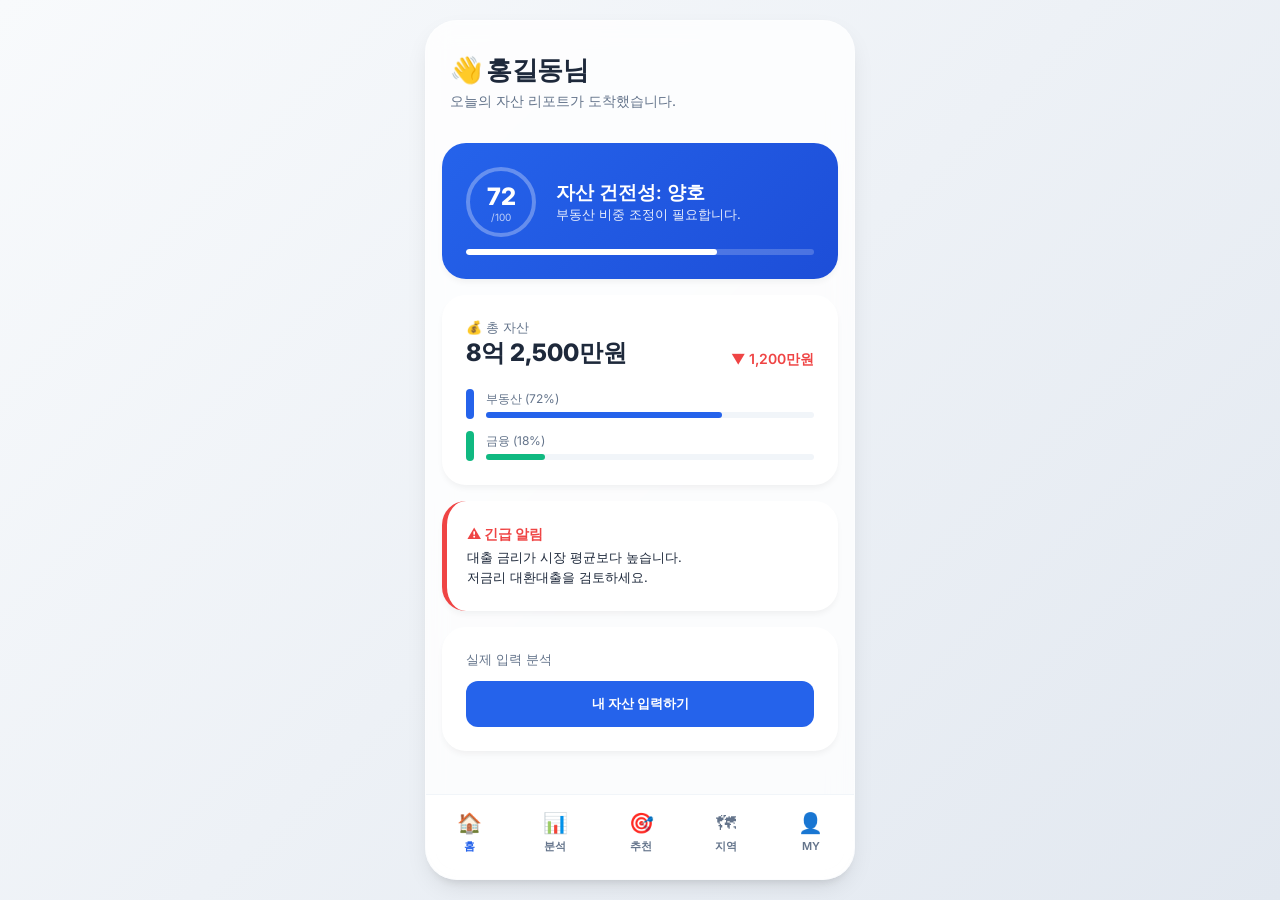
<file: frontend/index.html>
<!DOCTYPE html>
<html lang="ko">
<head>
    <meta charset="UTF-8">
    <meta name="viewport" content="width=device-width, initial-scale=1.0">
    <title>자산균형 - AI 리밸런싱 플랫폼</title>
    <link rel="stylesheet" href="css/index.css">
    <link href="https://fonts.googleapis.com/css2?family=Inter:wght@400;600;800&display=swap" rel="stylesheet">
</head>
<body>
    <div class="app-container">
        <!-- 헤더 영역 -->
        <header>
            <div class="greeting">
                <h1>👋 홍길동님</h1>
                <p>오늘의 자산 리포트가 도착했습니다.</p>
            </div>
        </header>

        <!-- 핵심 요약: AI 점수 -->
        <div class="glass-card score-card">
            <div class="score-container">
                <div class="score-circle">
                    <span class="score-val">72</span>
                    <span class="score-total">/100</span>
                </div>
                <div>
                    <h3 style="font-weight: 600;">자산 건전성: 양호</h3>
                    <p style="font-size: 13px; opacity: 0.9;">부동산 비중 조정이 필요합니다.</p>
                </div>
            </div>
            <div class="progress-track">
                <div class="progress-fill"></div>
            </div>
        </div>

        <!-- 자산 현황 요약 -->
        <div class="glass-card">
            <div style="display: flex; justify-content: space-between; align-items: flex-end; margin-bottom: 20px;">
                <div>
                    <p style="font-size: 13px; color: var(--text-muted);">💰 총 자산</p>
                    <p style="font-size: 24px; font-weight: 800;">8억 2,500만원</p>
                </div>
                <p style="color: var(--danger); font-size: 14px; font-weight: 600;">▼ 1,200만원</p>
            </div>
            
            <div class="asset-list" style="display: flex; flex-direction: column; gap: 12px;">
                <div style="display: flex; align-items: center; gap: 12px;">
                    <div style="width: 8px; height: 30px; background: var(--primary); border-radius: 4px;"></div>
                    <div style="flex: 1;">
                        <p style="font-size: 12px; color: var(--text-muted);">부동산 (72%)</p>
                        <div style="height: 6px; background: #F1F5F9; border-radius: 3px; margin-top: 4px;">
                            <div style="width: 72%; height: 100%; background: var(--primary); border-radius: 3px;"></div>
                        </div>
                    </div>
                </div>
                <div style="display: flex; align-items: center; gap: 12px;">
                    <div style="width: 8px; height: 30px; background: var(--secondary); border-radius: 4px;"></div>
                    <div style="flex: 1;">
                        <p style="font-size: 12px; color: var(--text-muted);">금융 (18%)</p>
                        <div style="height: 6px; background: #F1F5F9; border-radius: 3px; margin-top: 4px;">
                            <div style="width: 18%; height: 100%; background: var(--secondary); border-radius: 3px;"></div>
                        </div>
                    </div>
                </div>
            </div>
        </div>

        <!-- 긴급 알림 -->
        <div class="glass-card" style="border-left: 5px solid var(--danger); padding-left: 20px;">
            <p style="color: var(--danger); font-weight: 800; font-size: 14px; margin-bottom: 4px;">⚠️ 긴급 알림</p>
            <p style="font-size: 13px; line-height: 1.5;">대출 금리가 시장 평균보다 높습니다.<br>저금리 대환대출을 검토하세요.</p>
        </div>

        <!-- 네비게이션 바 -->
        <div class="glass-card" style="margin-bottom: 110px;">
            <p style="font-size: 13px; color: var(--text-muted); margin-bottom: 12px;">실제 입력 분석</p>
            <button onclick="location.href='asset-input.html'" style="border: 0; width: 100%; background: var(--primary); color: white; padding: 14px; border-radius: 12px; font-weight: 800; cursor: pointer;">내 자산 입력하기</button>
        </div>

        <nav class="nav-bar">
            <div class="nav-item active" onclick="location.href='index.html'">🏠 <span>홈</span></div>
            <div class="nav-item" onclick="location.href='analysis.html'">📊 <span>분석</span></div>
            <div class="nav-item" onclick="location.href='recommendation.html'">🎯 <span>추천</span></div>
            <div class="nav-item" onclick="location.href='region.html'">🗺 <span>지역</span></div>
            <div class="nav-item" onclick="location.href='settings.html'">👤 <span>MY</span></div>
        </nav>
    </div>
</body>
</html>
</file>
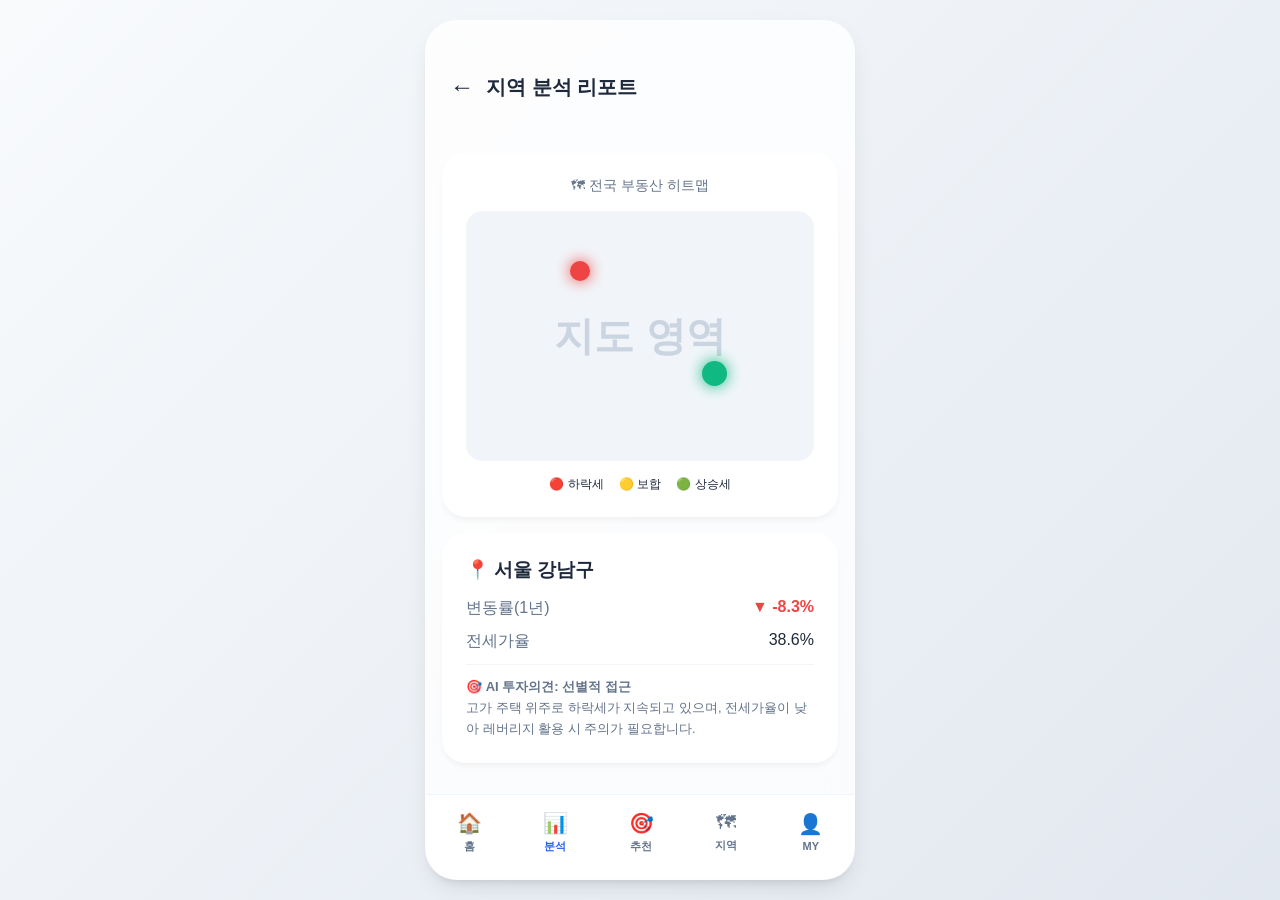
<file: frontend/analysis.html>
<!DOCTYPE html>
<html lang="ko">
<head>
    <meta charset="UTF-8">
    <meta name="viewport" content="width=device-width, initial-scale=1.0">
    <title>지역 분석 - 자산균형</title>
    <link rel="stylesheet" href="css/index.css">
</head>
<body>
    <div class="app-container">
        <header>
            <div style="display: flex; align-items: center; gap: 12px; padding: 20px 0;">
                <span style="font-size: 24px; cursor: pointer;" onclick="location.href='index.html'">←</span>
                <h1 style="font-size: 20px;">지역 분석 리포트</h1>
            </div>
        </header>

        <!-- 전국 부동산 히트맵 (시뮬레이션) -->
        <div class="glass-card" style="text-align: center;">
            <p style="font-size: 14px; color: var(--text-muted); margin-bottom: 16px;">🗺 전국 부동산 히트맵</p>
            <div style="background: #f1f5f9; border-radius: 16px; padding: 30px; position: relative; height: 250px; display: flex; align-items: center; justify-content: center; font-weight: 800; color: #cbd5e1; font-size: 40px;">
                지도 영역
                <div style="position: absolute; top: 20%; left: 30%; width: 20px; height: 20px; background: var(--danger); border-radius: 50%; box-shadow: 0 0 15px var(--danger);"></div>
                <div style="position: absolute; bottom: 30%; right: 25%; width: 25px; height: 25px; background: var(--secondary); border-radius: 50%; box-shadow: 0 0 15px var(--secondary);"></div>
            </div>
            <div style="display: flex; justify-content: center; gap: 15px; margin-top: 15px; font-size: 12px;">
                <span>🔴 하락세</span> <span>🟡 보합</span> <span>🟢 상승세</span>
            </div>
        </div>

        <!-- 지역 상세 리포트 -->
        <div class="glass-card">
            <h3 style="margin-bottom: 15px;">📍 서울 강남구</h3>
            <div style="display: flex; flex-direction: column; gap: 12px;">
                <div style="display: flex; justify-content: space-between;">
                    <span style="color: var(--text-muted);">변동률(1년)</span>
                    <span style="color: var(--danger); font-weight: 700;">▼ -8.3%</span>
                </div>
                <div style="display: flex; justify-content: space-between;">
                    <span style="color: var(--text-muted);">전세가율</span>
                    <span>38.6%</span>
                </div>
                <hr style="border: 0; border-top: 1px solid #f1f5f9;">
                <p style="font-size: 13px; color: var(--text-muted); line-height: 1.6;">
                    🎯 <b>AI 투자의견: 선별적 접근</b><br>
                    고가 주택 위주로 하락세가 지속되고 있으며, 전세가율이 낮아 레버리지 활용 시 주의가 필요합니다.
                </p>
            </div>
        </div>

        <nav class="nav-bar">
            <div class="nav-item" onclick="location.href='index.html'">🏠 <span>홈</span></div>
            <div class="nav-item active" onclick="location.href='analysis.html'">📊 <span>분석</span></div>
            <div class="nav-item" onclick="location.href='recommendation.html'">🎯 <span>추천</span></div>
            <div class="nav-item" onclick="location.href='region.html'">🗺 <span>지역</span></div>
            <div class="nav-item" onclick="location.href='settings.html'">👤 <span>MY</span></div>
        </nav>
    </div>
</body>
</html>
</file>
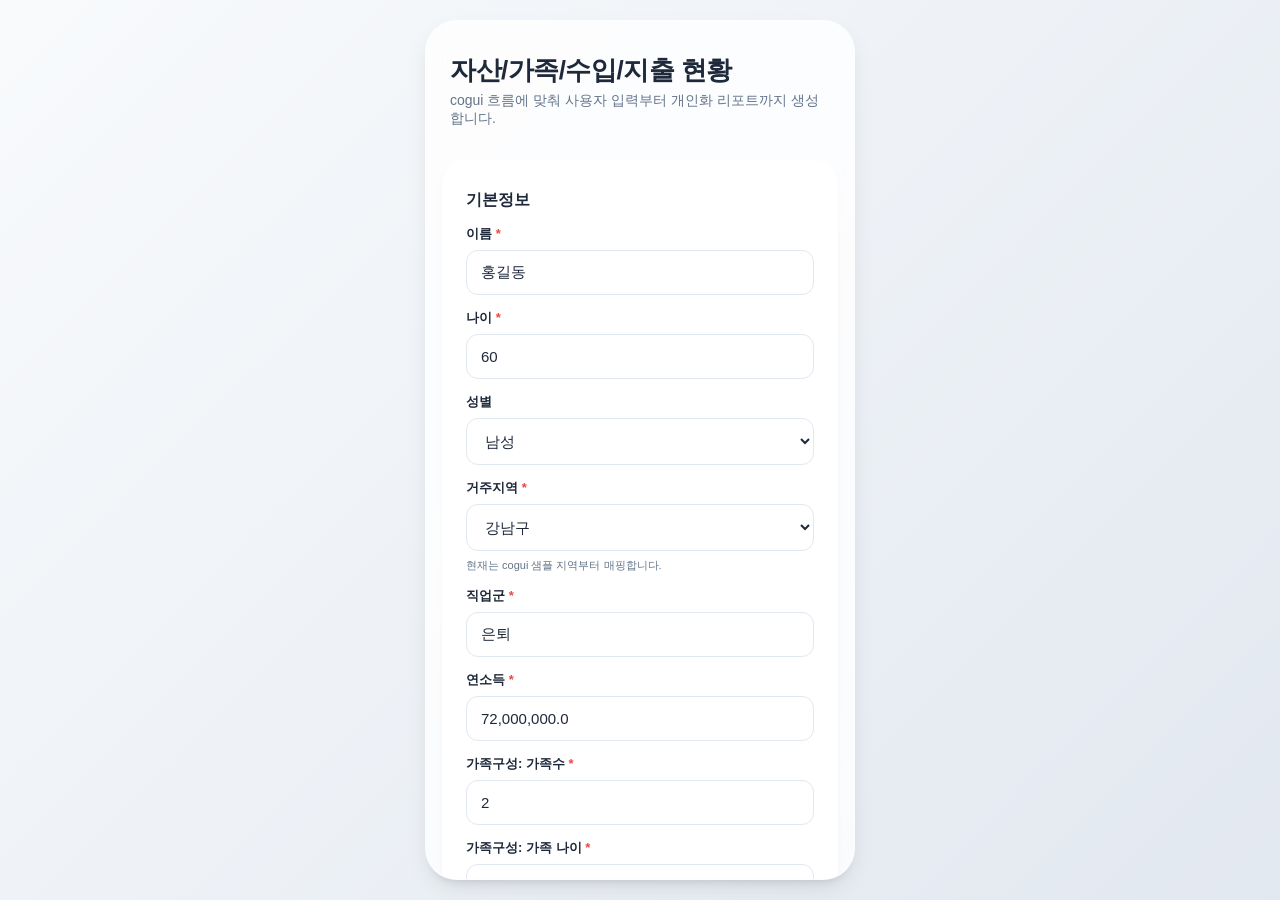
<file: frontend/asset-input.html>
<!DOCTYPE html>
<html lang="ko">
<head>
    <meta charset="UTF-8">
    <meta name="viewport" content="width=device-width, initial-scale=1.0">
    <title>자산/가족/수입/지출 현황 - 자산균형</title>
    <link rel="stylesheet" href="css/index.css">
    <style>
        .input-page { max-height: calc(100vh - 40px); overflow-y: auto; padding-bottom: 24px; }
        .form-section { display: flex; flex-direction: column; gap: 14px; }
        .field { display: flex; flex-direction: column; gap: 7px; }
        .field label { font-size: 13px; font-weight: 800; color: var(--text-main); }
        .field small { font-size: 11px; color: var(--text-muted); line-height: 1.4; }
        .field input, .field select { width: 100%; padding: 13px 14px; border: 1px solid #E2E8F0; border-radius: 12px; font-size: 15px; color: var(--text-main); background: #fff; }
        .field input:focus, .field select:focus { outline: 2px solid rgba(37, 99, 235, 0.18); border-color: var(--primary); }
        .required { color: var(--danger); }
        .section-title { font-size: 16px; margin-top: 6px; }
        .submit-button { border: 0; background: var(--primary); color: white; padding: 15px; border-radius: 12px; font-weight: 800; cursor: pointer; font-size: 15px; }
        .secondary-button { border: 1px solid #CBD5E1; background: white; color: var(--text-main); padding: 15px; border-radius: 12px; font-weight: 800; cursor: pointer; font-size: 15px; }
        .button-row { display: grid; grid-template-columns: 1fr 1fr; gap: 10px; }
        .save-status { display: none; font-size: 12px; color: var(--secondary); font-weight: 700; text-align: center; }
        .report-list { margin: 8px 0 8px 18px; }
    </style>
</head>
<body>
    <div class="app-container input-page">
        <header>
            <div class="greeting">
                <h1>자산/가족/수입/지출 현황</h1>
                <p>cogui 흐름에 맞춰 사용자 입력부터 개인화 리포트까지 생성합니다.</p>
            </div>
        </header>

        <form id="assetForm" class="glass-card form-section">
            <h3 class="section-title">기본정보</h3>
            <div class="field"><label for="name">이름 <span class="required">*</span></label><input id="name" name="name" value="홍길동" autocomplete="name" required></div>
            <div class="field"><label for="age">나이 <span class="required">*</span></label><input id="age" name="age" type="number" min="19" max="100" value="60" required></div>
            <div class="field"><label for="gender">성별</label><select id="gender" name="gender"><option value="남성">남성</option><option value="여성">여성</option><option value="기타">기타</option></select></div>
            <div class="field"><label for="residence_region">거주지역 <span class="required">*</span></label><select id="residence_region" name="residence_region" required><option value="강남구">강남구</option><option value="대구 수성구">대구 수성구</option><option value="세종시">세종시</option></select><small>현재는 cogui 샘플 지역부터 매핑합니다.</small></div>
            <div class="field"><label for="job_category">직업군 <span class="required">*</span></label><input id="job_category" name="job_category" value="은퇴" required></div>
            <div class="field"><label for="annual_income">연소득 <span class="required">*</span></label><input id="annual_income" name="annual_income" inputmode="decimal" value="72,000,000.0" required></div>
            <div class="field"><label for="family_count">가족구성: 가족수 <span class="required">*</span></label><input id="family_count" name="family_count" type="number" min="1" max="20" value="2" required></div>
            <div class="field"><label for="family_ages">가족구성: 가족 나이 <span class="required">*</span></label><input id="family_ages" name="family_ages" value="60,32" required><small>쉼표로 구분합니다. 예: 60,32</small></div>

            <h3 class="section-title">부동산</h3>
            <div class="field"><label for="real_estate_type">주택유형</label><select id="real_estate_type" name="real_estate_type"><option value="아파트">아파트</option><option value="단독">단독</option><option value="상가">상가</option><option value="기타">기타</option></select></div>
            <div class="field"><label for="real_estate_count">보유수량</label><input id="real_estate_count" name="real_estate_count" type="number" min="0" value="1"></div>
            <div class="field"><label for="real_estate_market_value">현재시세 <span class="required">*</span></label><input id="real_estate_market_value" name="real_estate_market_value" inputmode="decimal" value="2,900,000,000.0" required><small>실시간 API 연동 전에는 직접 입력값을 기준으로 분석합니다.</small></div>
            <div class="field"><label for="loan_balance">대출정보: 대출잔액 <span class="required">*</span></label><input id="loan_balance" name="loan_balance" inputmode="decimal" value="600,000,000.0" required></div>
            <div class="field"><label for="monthly_loan_interest">대출정보: 월 대출이자 <span class="required">*</span></label><input id="monthly_loan_interest" name="monthly_loan_interest" inputmode="decimal" value="2,250,000.0" required></div>

            <h3 class="section-title">수입/지출</h3>
            <div class="field"><label for="monthly_income">월수입 <span class="required">*</span></label><input id="monthly_income" name="monthly_income" inputmode="decimal" value="6,000,000.0" required></div>
            <div class="field"><label for="monthly_expense">월지출 <span class="required">*</span></label><input id="monthly_expense" name="monthly_expense" inputmode="decimal" value="5,000,000.0" required></div>
            <div class="field"><label for="risk_tolerance">위험성향(1~10) <span class="required">*</span></label><input id="risk_tolerance" name="risk_tolerance" type="number" min="1" max="10" value="5" required><small>1은 안정형, 10은 공격형입니다.</small></div>

            <h3 class="section-title">금융자산</h3>
            <div class="field"><label for="deposit">예금 <span class="required">*</span></label><input id="deposit" name="deposit" inputmode="decimal" value="100,000,000.0" required></div>
            <div class="field"><label for="installment_savings">적금</label><input id="installment_savings" name="installment_savings" inputmode="decimal" value="0.0"></div>
            <div class="field"><label for="stock">주식 <span class="required">*</span></label><input id="stock" name="stock" inputmode="decimal" value="100,000,000.0" required></div>
            <div class="field"><label for="fund">펀드</label><input id="fund" name="fund" inputmode="decimal" value="0.0"></div>
            <div class="field"><label for="pension_insurance">연금/보험</label><input id="pension_insurance" name="pension_insurance" inputmode="decimal" value="0.0"></div>
            <div class="field"><label for="gold_silver">금/은 <span class="required">*</span></label><input id="gold_silver" name="gold_silver" inputmode="decimal" value="70,000,000.0" required></div>
            <div class="field"><label for="crypto_asset">가상자산 <span class="required">*</span></label><input id="crypto_asset" name="crypto_asset" inputmode="decimal" value="0.0" required></div>
            <div class="field"><label for="other_assets">기타</label><input id="other_assets" name="other_assets" inputmode="decimal" value="0.0"></div>

            <h3 class="section-title">재무목표</h3>
            <div class="field"><label for="short_term_goal">단기 목표(1-3년)</label><input id="short_term_goal" name="short_term_goal" value="대출이자 부담 완화"></div>
            <div class="field"><label for="mid_term_goal">중기 목표(3-10년)</label><input id="mid_term_goal" name="mid_term_goal" value="부동산 비중 축소와 금융자산 확대"></div>
            <div class="field"><label for="long_term_goal">장기 목표(10년+)</label><input id="long_term_goal" name="long_term_goal" value="안정적 은퇴 현금흐름"></div>
            <div class="field"><label for="retirement_goal">은퇴목표 <span class="required">*</span></label><input id="retirement_goal" name="retirement_goal" value="월 500만원 현금흐름 유지" required></div>

            <div class="button-row"><button id="editButton" class="secondary-button" type="button">수정</button><button id="saveButton" class="submit-button" type="button">저장</button></div>
            <p id="saveStatus" class="save-status">저장되었습니다. 이제 분석보고서를 만들 수 있습니다.</p>
            <button id="analysisButton" class="submit-button" type="submit" style="display: none;">분석보고서 만들기</button>
        </form>

        <div id="resultCard" class="glass-card" style="display: none; margin-bottom: 120px;">
            <h3 style="font-size: 16px; margin-bottom: 12px;">분석보고서</h3>
            <div id="resultBody" style="font-size: 13px; line-height: 1.7;"></div>
        </div>
    </div>

    <script>
        const form = document.getElementById('assetForm');
        const resultCard = document.getElementById('resultCard');
        const resultBody = document.getElementById('resultBody');
        const editButton = document.getElementById('editButton');
        const saveButton = document.getElementById('saveButton');
        const saveStatus = document.getElementById('saveStatus');
        const analysisButton = document.getElementById('analysisButton');
        const STORAGE_KEY = 'asset-balance:last-analysis-input';
        const decimalFormatter = new Intl.NumberFormat('en-US', { minimumFractionDigits: 1, maximumFractionDigits: 1 });

        function numberOf(formData, key) { return Number(String(formData.get(key) || 0).replace(/,/g, '')); }
        function agesOf(value) { return String(value || '').split(',').map((age) => Number(age.trim())).filter((age) => age > 0); }
        function money(value) { return `${decimalFormatter.format(Number(value || 0))}원`; }
        function pct(value) { return `${decimalFormatter.format(Number(value || 0))}%`; }

        document.querySelectorAll('input[inputmode="decimal"]').forEach((input) => {
            input.addEventListener('blur', () => {
                const value = Number(String(input.value || 0).replace(/,/g, ''));
                input.value = Number.isFinite(value) ? decimalFormatter.format(value) : '0.0';
            });
            input.addEventListener('focus', () => input.select());
        });

        function setValue(name, value) {
            const input = form.elements[name];
            if (!input || value === undefined || value === null) return;
            if (input.getAttribute('inputmode') === 'decimal') {
                input.value = decimalFormatter.format(Number(value || 0));
                return;
            }
            input.value = Array.isArray(value) ? value.join(',') : value;
        }

        function loadStoredInput() {
            try { return JSON.parse(localStorage.getItem(STORAGE_KEY) || '{}'); } catch (error) { return {}; }
        }

        function saveStoredInput(payload, userId) {
            localStorage.setItem(STORAGE_KEY, JSON.stringify({ ...payload, user_id: userId || payload.user_id }));
        }

        function buildPayload(data, familyAges, familyCount) {
            const stored = loadStoredInput();
            const realEstateValue = numberOf(data, 'real_estate_market_value');
            return {
                user_id: stored.user_id || undefined,
                name: data.get('name'),
                age: numberOf(data, 'age'),
                gender: data.get('gender'),
                residence_region: data.get('residence_region'),
                job_category: data.get('job_category'),
                annual_income: numberOf(data, 'annual_income'),
                monthly_income: numberOf(data, 'monthly_income'),
                monthly_expense: numberOf(data, 'monthly_expense'),
                loan_balance: numberOf(data, 'loan_balance'),
                monthly_loan_interest: numberOf(data, 'monthly_loan_interest'),
                family_count: familyCount,
                family_ages: familyAges,
                real_estate_type: data.get('real_estate_type'),
                real_estate_count: numberOf(data, 'real_estate_count'),
                real_estate_market_value: realEstateValue,
                short_term_goal: data.get('short_term_goal'),
                mid_term_goal: data.get('mid_term_goal'),
                long_term_goal: data.get('long_term_goal'),
                retirement_goal: data.get('retirement_goal'),
                risk_tolerance: numberOf(data, 'risk_tolerance'),
                assets: [
                    {asset_type: 'real_estate', asset_name: data.get('real_estate_type') || '부동산', current_value: realEstateValue},
                    {asset_type: 'deposit', asset_name: '예금', current_value: numberOf(data, 'deposit')},
                    {asset_type: 'installment_savings', asset_name: '적금', current_value: numberOf(data, 'installment_savings')},
                    {asset_type: 'stock', asset_name: '주식', current_value: numberOf(data, 'stock')},
                    {asset_type: 'fund', asset_name: '펀드', current_value: numberOf(data, 'fund')},
                    {asset_type: 'pension_insurance', asset_name: '연금/보험', current_value: numberOf(data, 'pension_insurance')},
                    {asset_type: 'gold_silver', asset_name: '금/은', current_value: numberOf(data, 'gold_silver')},
                    {asset_type: 'crypto_asset', asset_name: '가상자산', current_value: numberOf(data, 'crypto_asset')},
                    {asset_type: 'other_assets', asset_name: '기타', current_value: numberOf(data, 'other_assets')}
                ]
            };
        }

        function validateAndBuildPayload() {
            const data = new FormData(form);
            const familyAges = agesOf(data.get('family_ages'));
            const familyCount = numberOf(data, 'family_count');
            if (!form.reportValidity()) return null;
            if (familyAges.length !== familyCount) {
                resultBody.textContent = `가족수는 ${familyCount}명인데 가족 나이는 ${familyAges.length}개입니다. 가족 나이를 가족수만큼 입력해 주세요.`;
                resultCard.style.display = 'block';
                resultCard.scrollIntoView({behavior: 'smooth', block: 'start'});
                return null;
            }
            return buildPayload(data, familyAges, familyCount);
        }

        function setSavedUi(isSaved) {
            saveStatus.style.display = isSaved ? 'block' : 'none';
            analysisButton.style.display = isSaved ? 'block' : 'none';
        }

        function restoreStoredInput() {
            const stored = loadStoredInput();
            if (!stored || !stored.assets) return;
            ['name','age','gender','residence_region','job_category','annual_income','monthly_income','monthly_expense','loan_balance','monthly_loan_interest','family_count','family_ages','real_estate_type','real_estate_count','real_estate_market_value','short_term_goal','mid_term_goal','long_term_goal','retirement_goal','risk_tolerance'].forEach((key) => setValue(key, stored[key]));
            const byType = Object.fromEntries(stored.assets.map((asset) => [asset.asset_type, asset.current_value]));
            ['deposit','installment_savings','stock','fund','pension_insurance','gold_silver','crypto_asset','other_assets'].forEach((key) => setValue(key, byType[key]));
            setValue('real_estate_market_value', stored.real_estate_market_value ?? byType.real_estate);
        }

        restoreStoredInput();
        setSavedUi(Boolean(loadStoredInput().assets));
        editButton.addEventListener('click', () => { setSavedUi(false); resultCard.style.display = 'none'; });
        saveButton.addEventListener('click', () => {
            const payload = validateAndBuildPayload();
            if (!payload) return;
            saveStoredInput(payload, payload.user_id);
            setSavedUi(true);
        });

        form.addEventListener('submit', async (event) => {
            event.preventDefault();
            const payload = validateAndBuildPayload();
            if (!payload) return;
            const response = await fetch('/api/v1/users/analysis-input', { method: 'POST', headers: {'Content-Type': 'application/json'}, body: JSON.stringify(payload) });
            const report = await response.json();
            if (!response.ok) {
                resultBody.textContent = report.detail || '분석에 실패했습니다.';
                resultCard.style.display = 'block';
                resultCard.scrollIntoView({behavior: 'smooth', block: 'start'});
                return;
            }
            saveStoredInput(payload, report.user_id);
            const summary = report.summary;
            const analysis = report.analysis_report;
            const breakdown = Object.entries(summary.asset_breakdown).map(([label, item]) => `<li>${label}: ${money(item.value)} (${pct(item.ratio)})</li>`).join('');
            const risks = analysis.risk_flags.map((item) => `<li>${item}</li>`).join('');
            const plan = report.recommendation.action_plan.map((item) => `<li>${item}</li>`).join('');
            resultBody.innerHTML = `
                <p><b>${analysis.headline}</b></p>
                <p><b>진행 흐름</b>: ${report.pipeline.join(' → ')}</p>
                <p><b>상태</b>: ${analysis.status} / 건전성 ${summary.health_score}/100</p>
                <p>${analysis.life_stage_comment}</p>
                <p>${analysis.region_comment}</p>
                <p>${analysis.asset_comment}</p>
                <ul class="report-list">${breakdown}</ul>
                <p>${analysis.cashflow_comment}</p>
                <p>${analysis.debt_comment}</p>
                <p><b>가족</b>: ${analysis.family_comment}</p>
                <p><b>은퇴목표</b>: ${analysis.retirement_goal_comment}</p>
                <p><b>30년 자산 생존확률</b>: ${pct(report.simulation.survival_probability)}</p>
                <p style="margin-top: 10px;"><b>위험 체크</b></p>
                <ul class="report-list">${risks}</ul>
                <p><b>실행 제안</b></p>
                <ul class="report-list">${plan}</ul>
            `;
            resultCard.style.display = 'block';
            resultCard.scrollIntoView({behavior: 'smooth', block: 'start'});
        });
    </script>
</body>
</html>
</file>
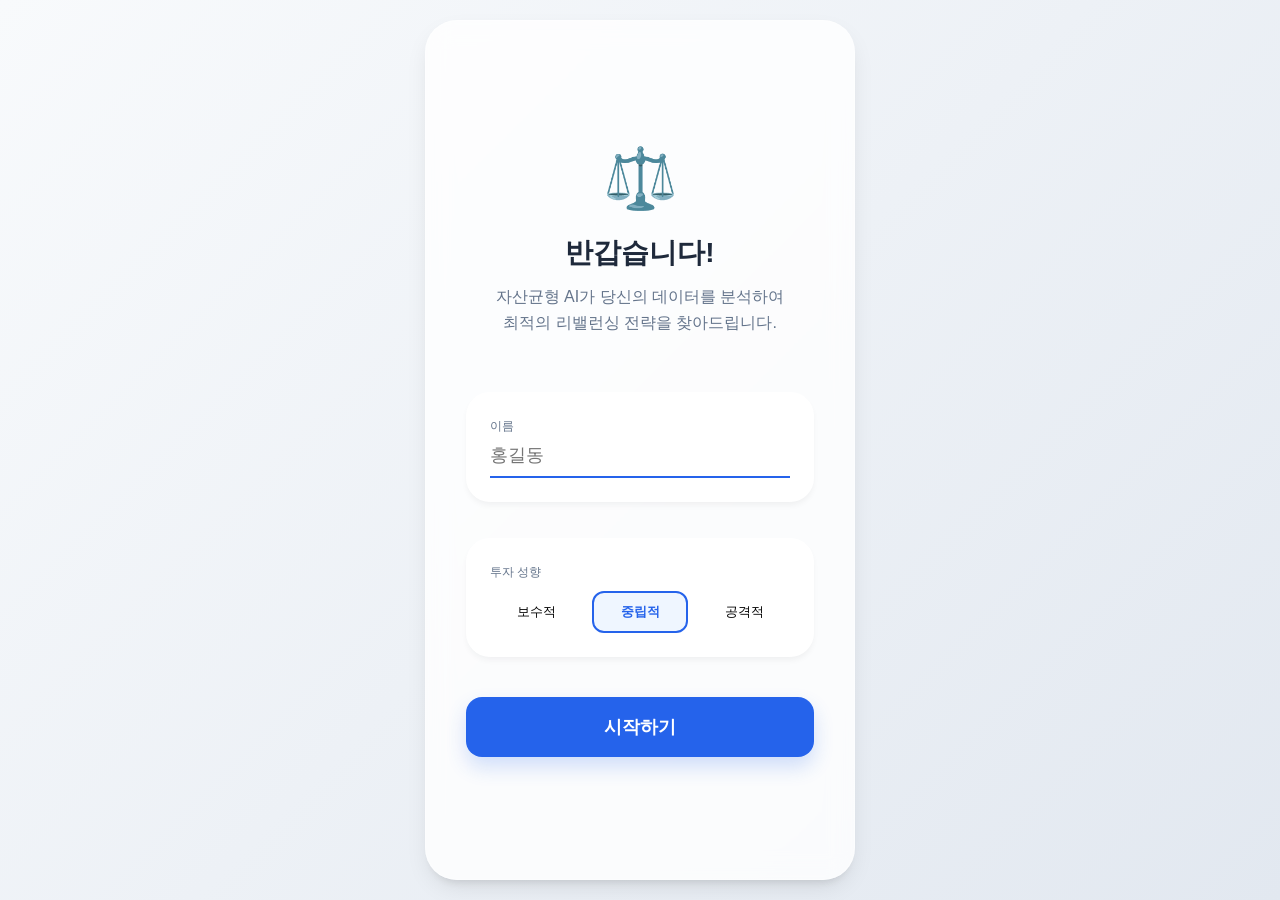
<file: frontend/onboarding.html>
<!DOCTYPE html>
<html lang="ko">
<head>
    <meta charset="UTF-8">
    <meta name="viewport" content="width=device-width, initial-scale=1.0">
    <title>온보딩 - 자산균형</title>
    <link rel="stylesheet" href="css/index.css">
</head>
<body>
    <div class="app-container" style="display: flex; flex-direction: column; justify-content: center; align-items: center; text-align: center; padding: 40px;">
        <div style="font-size: 60px; margin-bottom: 20px;">⚖️</div>
        <h1 style="font-size: 28px; margin-bottom: 12px;">반갑습니다!</h1>
        <p style="color: var(--text-muted); line-height: 1.6; margin-bottom: 40px;">
            자산균형 AI가 당신의 데이터를 분석하여<br>최적의 리밸런싱 전략을 찾아드립니다.
        </p>

        <div class="glass-card" style="width: 100%; text-align: left; margin-bottom: 20px;">
            <label style="font-size: 12px; color: var(--text-muted);">이름</label>
            <input type="text" placeholder="홍길동" style="width: 100%; border: 0; border-bottom: 2px solid var(--primary); padding: 10px 0; font-size: 18px; outline: none;">
        </div>

        <div class="glass-card" style="width: 100%; text-align: left; margin-bottom: 40px;">
            <label style="font-size: 12px; color: var(--text-muted);">투자 성향</label>
            <div style="display: flex; gap: 10px; margin-top: 10px;">
                <button style="flex: 1; padding: 10px; border-radius: 12px; border: 1px solid var(--border); background: white;">보수적</button>
                <button style="flex: 1; padding: 10px; border-radius: 12px; border: 2px solid var(--primary); background: #EFF6FF; color: var(--primary); font-weight: 700;">중립적</button>
                <button style="flex: 1; padding: 10px; border-radius: 12px; border: 1px solid var(--border); background: white;">공격적</button>
            </div>
        </div>

        <button onclick="location.href='index.html'" style="width: 100%; background: var(--primary); color: white; border: 0; padding: 18px; border-radius: 16px; font-size: 18px; font-weight: 800; cursor: pointer; box-shadow: 0 10px 20px rgba(37, 99, 235, 0.2);">시작하기</button>
    </div>
</body>
</html>
</file>
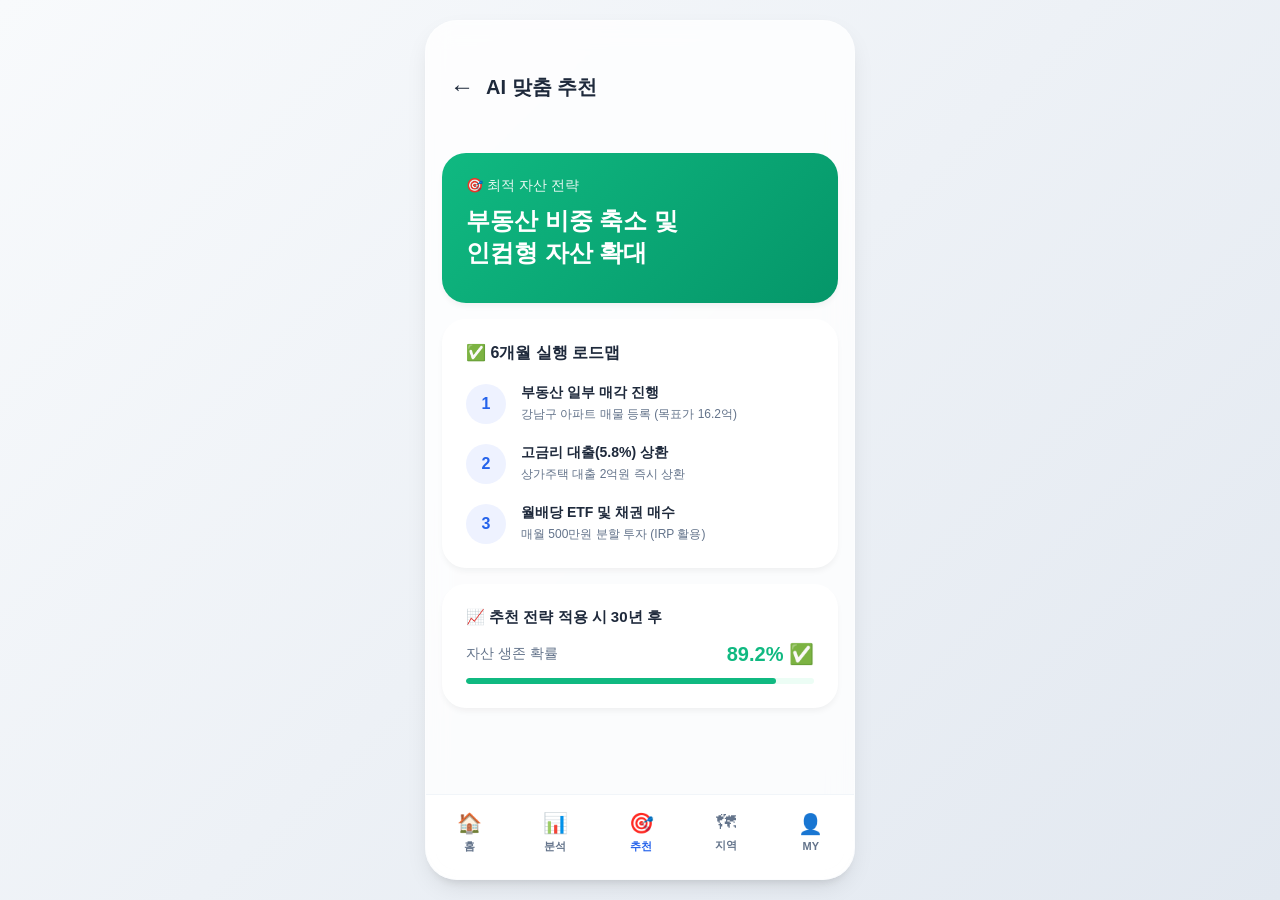
<file: frontend/recommendation.html>
<!DOCTYPE html>
<html lang="ko">
<head>
    <meta charset="UTF-8">
    <meta name="viewport" content="width=device-width, initial-scale=1.0">
    <title>AI 추천 - 자산균형</title>
    <link rel="stylesheet" href="css/index.css">
</head>
<body>
    <div class="app-container">
        <header>
            <div style="display: flex; align-items: center; gap: 12px; padding: 20px 0;">
                <span style="font-size: 24px; cursor: pointer;" onclick="location.href='index.html'">←</span>
                <h1 style="font-size: 20px;">AI 맞춤 추천</h1>
            </div>
        </header>

        <!-- 추천 요약 -->
        <div class="glass-card" style="background: linear-gradient(135deg, #10B981 0%, #059669 100%); color: white;">
            <p style="font-size: 14px; opacity: 0.9;">🎯 최적 자산 전략</p>
            <h2 style="margin: 10px 0;">부동산 비중 축소 및<br>인컴형 자산 확대</h2>
        </div>

        <!-- 실행 액션 플랜 -->
        <div class="glass-card">
            <h3 style="margin-bottom: 20px; font-size: 16px;">✅ 6개월 실행 로드맵</h3>
            <div style="display: flex; flex-direction: column; gap: 20px;">
                <div style="display: flex; gap: 15px;">
                    <div style="min-width: 40px; height: 40px; background: #EEF2FF; border-radius: 50%; display: flex; align-items: center; justify-content: center; color: var(--primary); font-weight: 800;">1</div>
                    <div>
                        <p style="font-weight: 700; font-size: 14px;">부동산 일부 매각 진행</p>
                        <p style="font-size: 12px; color: var(--text-muted); margin-top: 4px;">강남구 아파트 매물 등록 (목표가 16.2억)</p>
                    </div>
                </div>
                <div style="display: flex; gap: 15px;">
                    <div style="min-width: 40px; height: 40px; background: #EEF2FF; border-radius: 50%; display: flex; align-items: center; justify-content: center; color: var(--primary); font-weight: 800;">2</div>
                    <div>
                        <p style="font-weight: 700; font-size: 14px;">고금리 대출(5.8%) 상환</p>
                        <p style="font-size: 12px; color: var(--text-muted); margin-top: 4px;">상가주택 대출 2억원 즉시 상환</p>
                    </div>
                </div>
                <div style="display: flex; gap: 15px;">
                    <div style="min-width: 40px; height: 40px; background: #EEF2FF; border-radius: 50%; display: flex; align-items: center; justify-content: center; color: var(--primary); font-weight: 800;">3</div>
                    <div>
                        <p style="font-weight: 700; font-size: 14px;">월배당 ETF 및 채권 매수</p>
                        <p style="font-size: 12px; color: var(--text-muted); margin-top: 4px;">매월 500만원 분할 투자 (IRP 활용)</p>
                    </div>
                </div>
            </div>
        </div>

        <!-- 시뮬레이션 결과 -->
        <div class="glass-card">
            <h3 style="margin-bottom: 15px; font-size: 15px;">📈 추천 전략 적용 시 30년 후</h3>
            <div style="display: flex; justify-content: space-between; align-items: center;">
                <span style="font-size: 14px; color: var(--text-muted);">자산 생존 확률</span>
                <span style="font-size: 20px; font-weight: 800; color: var(--secondary);">89.2% ✅</span>
            </div>
            <div class="progress-track" style="background: #ECFDF5;">
                <div class="progress-fill" style="width: 89%; background: var(--secondary);"></div>
            </div>
        </div>

        <nav class="nav-bar">
            <div class="nav-item" onclick="location.href='index.html'">🏠 <span>홈</span></div>
            <div class="nav-item" onclick="location.href='analysis.html'">📊 <span>분석</span></div>
            <div class="nav-item active" onclick="location.href='recommendation.html'">🎯 <span>추천</span></div>
            <div class="nav-item" onclick="location.href='region.html'">🗺 <span>지역</span></div>
            <div class="nav-item" onclick="location.href='settings.html'">👤 <span>MY</span></div>
        </nav>
    </div>
</body>
</html>
</file>
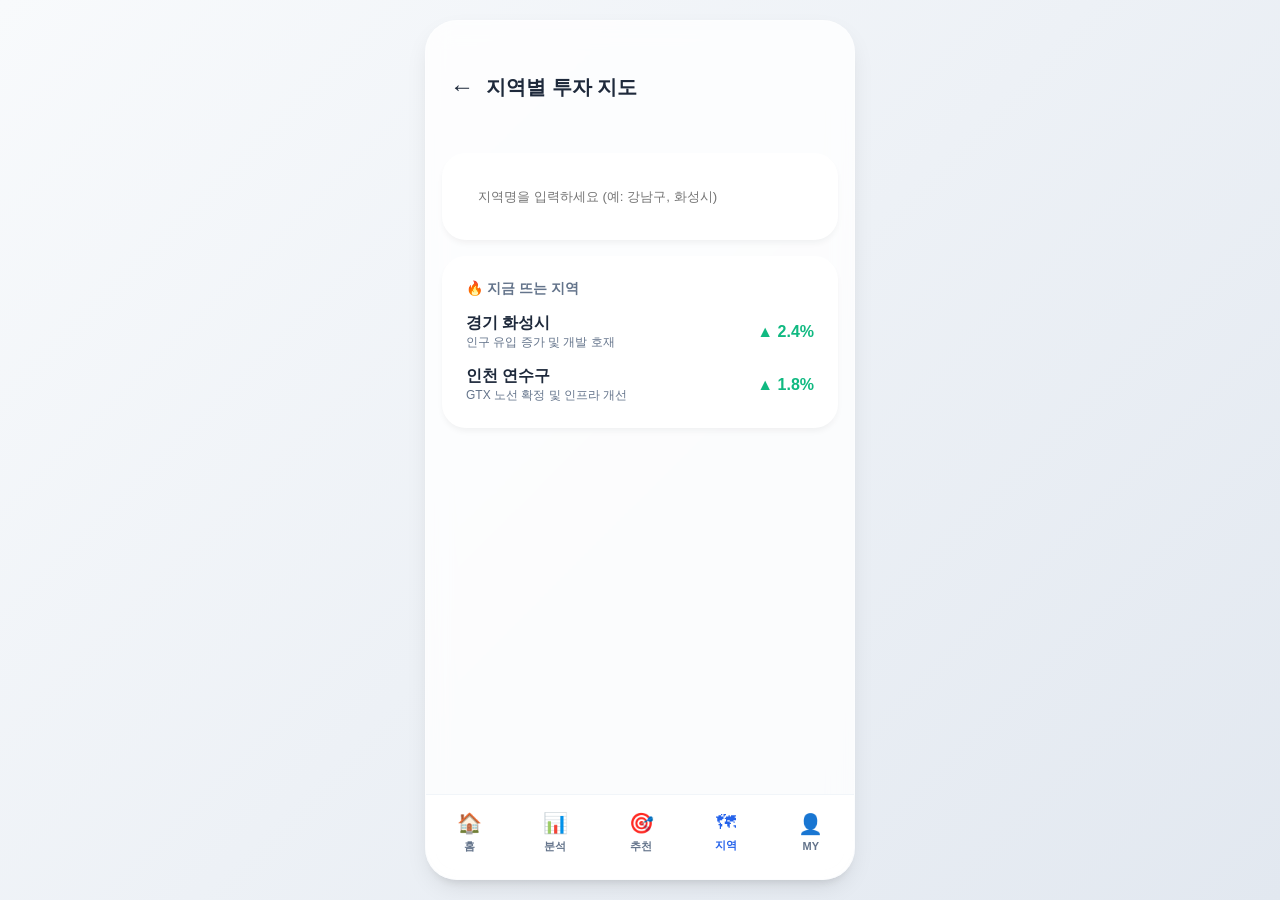
<file: frontend/region.html>
<!DOCTYPE html>
<html lang="ko">
<head>
    <meta charset="UTF-8">
    <meta name="viewport" content="width=device-width, initial-scale=1.0">
    <title>지역 탐색 - 자산균형</title>
    <link rel="stylesheet" href="css/index.css">
</head>
<body>
    <div class="app-container">
        <header>
            <div style="display: flex; align-items: center; gap: 12px; padding: 20px 0;">
                <span style="font-size: 24px; cursor: pointer;" onclick="location.href='index.html'">←</span>
                <h1 style="font-size: 20px;">지역별 투자 지도</h1>
            </div>
        </header>

        <div class="glass-card">
            <input type="text" placeholder="지역명을 입력하세요 (예: 강남구, 화성시)" style="width: 100%; border: 1px solid var(--border); padding: 12px; border-radius: 12px; outline: none;">
        </div>

        <div class="glass-card">
            <h3 style="font-size: 14px; color: var(--text-muted); margin-bottom: 15px;">🔥 지금 뜨는 지역</h3>
            <div style="display: flex; flex-direction: column; gap: 15px;">
                <div style="display: flex; justify-content: space-between; align-items: center;">
                    <div>
                        <p style="font-weight: 700;">경기 화성시</p>
                        <p style="font-size: 12px; color: var(--text-muted);">인구 유입 증가 및 개발 호재</p>
                    </div>
                    <span style="color: var(--secondary); font-weight: 700;">▲ 2.4%</span>
                </div>
                <div style="display: flex; justify-content: space-between; align-items: center;">
                    <div>
                        <p style="font-weight: 700;">인천 연수구</p>
                        <p style="font-size: 12px; color: var(--text-muted);">GTX 노선 확정 및 인프라 개선</p>
                    </div>
                    <span style="color: var(--secondary); font-weight: 700;">▲ 1.8%</span>
                </div>
            </div>
        </div>

        <nav class="nav-bar">
            <div class="nav-item" onclick="location.href='index.html'">🏠 <span>홈</span></div>
            <div class="nav-item" onclick="location.href='analysis.html'">📊 <span>분석</span></div>
            <div class="nav-item" onclick="location.href='recommendation.html'">🎯 <span>추천</span></div>
            <div class="nav-item active" onclick="location.href='region.html'">🗺 <span>지역</span></div>
            <div class="nav-item" onclick="location.href='settings.html'">👤 <span>MY</span></div>
        </nav>
    </div>
</body>
</html>
</file>
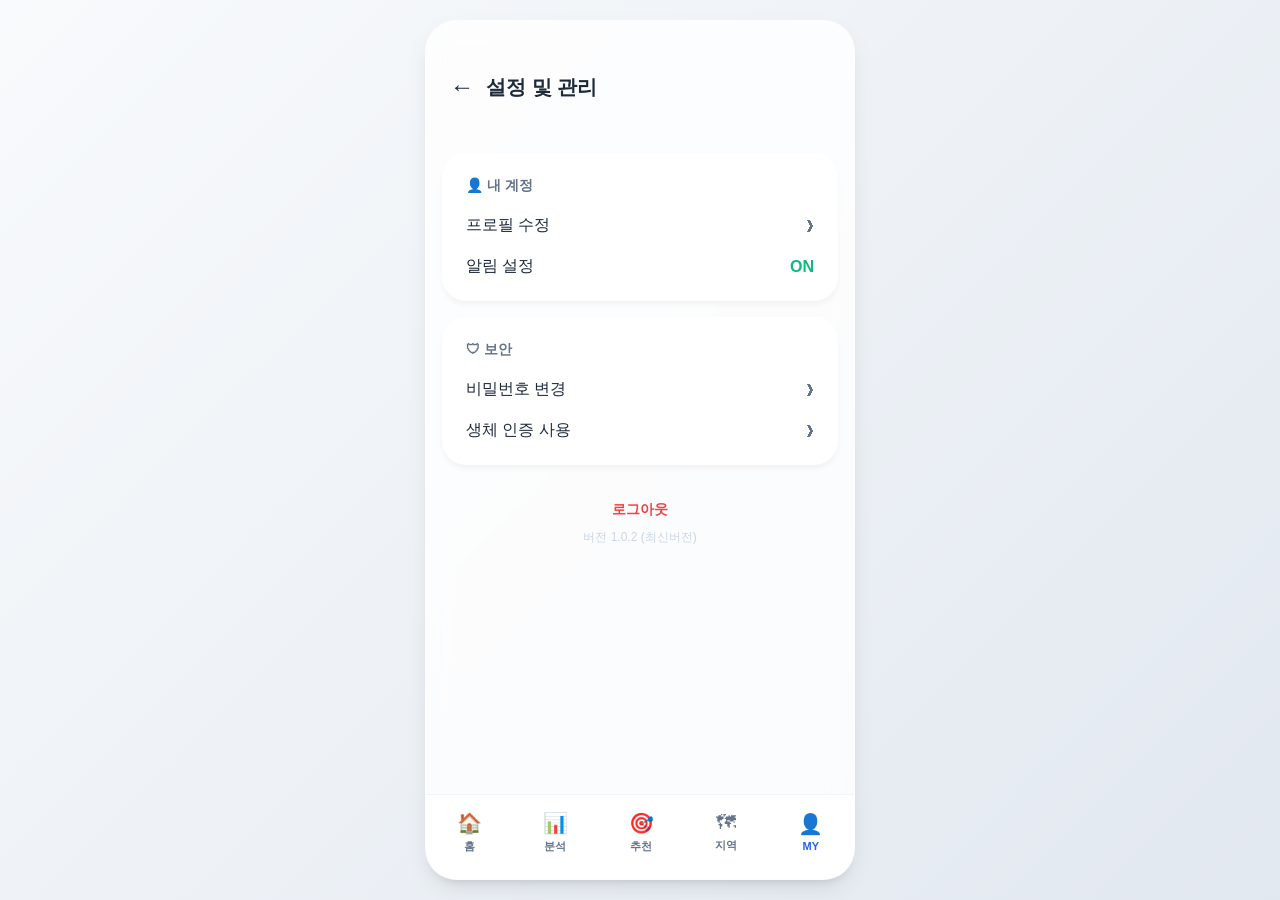
<file: frontend/settings.html>
<!DOCTYPE html>
<html lang="ko">
<head>
    <meta charset="UTF-8">
    <meta name="viewport" content="width=device-width, initial-scale=1.0">
    <title>설정 - 자산균형</title>
    <link rel="stylesheet" href="css/index.css">
</head>
<body>
    <div class="app-container">
        <header>
            <div style="display: flex; align-items: center; gap: 12px; padding: 20px 0;">
                <span style="font-size: 24px; cursor: pointer;" onclick="location.href='index.html'">←</span>
                <h1 style="font-size: 20px;">설정 및 관리</h1>
            </div>
        </header>

        <div class="glass-card">
            <h3 style="font-size: 14px; color: var(--text-muted); margin-bottom: 20px;">👤 내 계정</h3>
            <div style="display: flex; flex-direction: column; gap: 20px;">
                <div style="display: flex; justify-content: space-between; align-items: center;">
                    <span>프로필 수정</span>
                    <span style="color: var(--text-muted);">❯</span>
                </div>
                <div style="display: flex; justify-content: space-between; align-items: center;">
                    <span>알림 설정</span>
                    <span style="color: var(--secondary); font-weight: 600;">ON</span>
                </div>
            </div>
        </div>

        <div class="glass-card">
            <h3 style="font-size: 14px; color: var(--text-muted); margin-bottom: 20px;">🛡 보안</h3>
            <div style="display: flex; flex-direction: column; gap: 20px;">
                <div style="display: flex; justify-content: space-between; align-items: center;">
                    <span>비밀번호 변경</span>
                    <span style="color: var(--text-muted);">❯</span>
                </div>
                <div style="display: flex; justify-content: space-between; align-items: center;">
                    <span>생체 인증 사용</span>
                    <span style="color: var(--text-muted);">❯</span>
                </div>
            </div>
        </div>

        <div style="padding: 20px; text-align: center;">
            <p style="color: var(--danger); cursor: pointer; font-size: 14px; font-weight: 600;">로그아웃</p>
            <p style="color: #cbd5e1; font-size: 12px; margin-top: 10px;">버전 1.0.2 (최신버전)</p>
        </div>

        <nav class="nav-bar">
            <div class="nav-item" onclick="location.href='index.html'">🏠 <span>홈</span></div>
            <div class="nav-item" onclick="location.href='analysis.html'">📊 <span>분석</span></div>
            <div class="nav-item" onclick="location.href='recommendation.html'">🎯 <span>추천</span></div>
            <div class="nav-item" onclick="location.href='region.html'">🗺 <span>지역</span></div>
            <div class="nav-item active" onclick="location.href='settings.html'">👤 <span>MY</span></div>
        </nav>
    </div>
</body>
</html>
</file>
<file: frontend/css/index.css>
:root {
    --primary: #2563EB;
    --primary-light: #60A5FA;
    --secondary: #10B981;
    --warning: #F59E0B;
    --danger: #EF4444;
    --bg-gradient: linear-gradient(135deg, #F8FAFC 0%, #E2E8F0 100%);
    --card-bg: rgba(255, 255, 255, 0.8);
    --text-main: #1E293B;
    --text-muted: #64748B;
    --shadow: 0 10px 25px -5px rgba(0, 0, 0, 0.1), 0 8px 10px -6px rgba(0, 0, 0, 0.1);
    --glass-border: rgba(255, 255, 255, 0.3);
}

* {
    margin: 0;
    padding: 0;
    box-sizing: border-box;
    font-family: 'Inter', 'Pretendard', sans-serif;
}

body {
    background: var(--bg-gradient);
    color: var(--text-main);
    min-height: 100vh;
    display: flex;
    justify-content: center;
    padding: 20px;
}

.app-container {
    width: 100%;
    max-width: 430px;
    background: var(--card-bg);
    backdrop-filter: blur(12px);
    border: 1px solid var(--glass-border);
    border-radius: 32px;
    box-shadow: var(--shadow);
    overflow: hidden;
    position: relative;
}

/* 프리미엄 헤더 */
header {
    padding: 32px 24px 16px;
}

.greeting h1 {
    font-size: 26px;
    font-weight: 800;
    letter-spacing: -0.5px;
    margin-bottom: 4px;
}

.greeting p {
    color: var(--text-muted);
    font-size: 14px;
}

/* 카드 공통 스타일 */
.glass-card {
    background: white;
    margin: 16px;
    padding: 24px;
    border-radius: 24px;
    box-shadow: 0 4px 6px -1px rgba(0, 0, 0, 0.05);
    transition: transform 0.3s ease;
}

.glass-card:hover {
    transform: translateY(-5px);
}

/* AI 점수 카드 (Gradient 포인트) */
.score-card {
    background: linear-gradient(135deg, #2563EB 0%, #1D4ED8 100%);
    color: white;
}

.score-container {
    display: flex;
    align-items: center;
    gap: 20px;
}

.score-circle {
    width: 70px;
    height: 70px;
    border: 4px solid rgba(255,255,255,0.3);
    border-radius: 50%;
    display: flex;
    flex-direction: column;
    align-items: center;
    justify-content: center;
}

.score-val { font-size: 24px; font-weight: 800; }
.score-total { font-size: 10px; opacity: 0.7; }

/* 애니메이션 바 */
.progress-track {
    width: 100%;
    height: 6px;
    background: rgba(255,255,255,0.2);
    border-radius: 3px;
    margin-top: 12px;
    overflow: hidden;
}

.progress-fill {
    height: 100%;
    background: white;
    width: 72%;
    border-radius: 3px;
    animation: slideIn 1.5s ease-out;
}

@keyframes slideIn {
    from { width: 0; }
    to { width: 72%; }
}

/* 하단 탭 바 */
.nav-bar {
    position: absolute;
    bottom: 0;
    width: 100%;
    height: 85px;
    background: rgba(255, 255, 255, 0.9);
    backdrop-filter: blur(10px);
    display: flex;
    justify-content: space-around;
    align-items: center;
    padding-bottom: 10px;
    border-top: 1px solid #F1F5F9;
}

.nav-item {
    display: flex;
    flex-direction: column;
    align-items: center;
    font-size: 20px;
    color: var(--text-muted);
    cursor: pointer;
}

.nav-item.active { color: var(--primary); }
.nav-item span { font-size: 11px; font-weight: 600; margin-top: 4px; }
</file>
